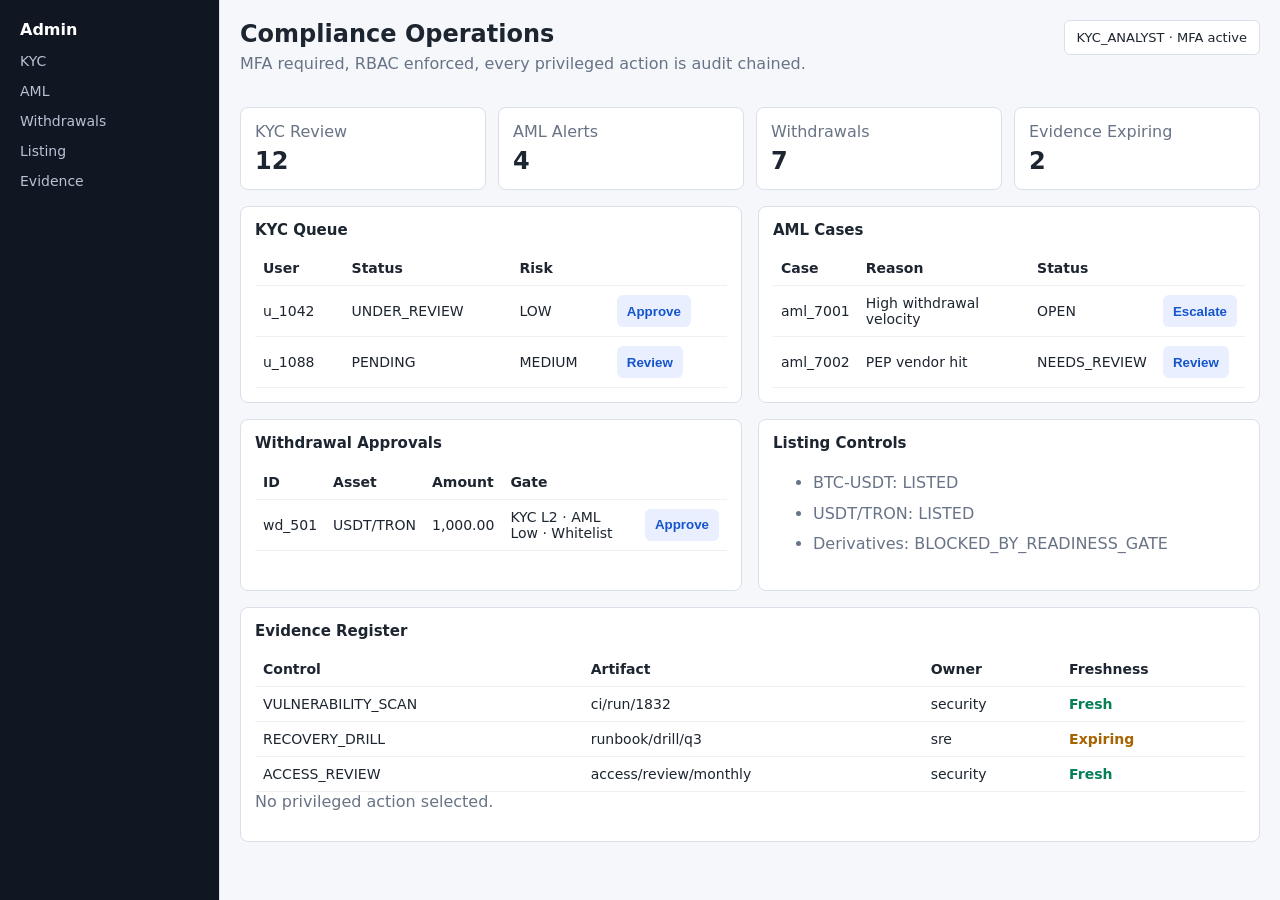
<file: apps/admin/index.html>
<!doctype html>
<html lang="en">
  <head>
    <meta charset="utf-8" />
    <meta name="viewport" content="width=device-width, initial-scale=1" />
    <title>Exchange Admin Console</title>
    <link rel="stylesheet" href="./styles.css" />
  </head>
  <body>
    <aside class="rail">
      <strong>Admin</strong>
      <a href="#kyc">KYC</a>
      <a href="#aml">AML</a>
      <a href="#withdrawals">Withdrawals</a>
      <a href="#listing">Listing</a>
      <a href="#evidence">Evidence</a>
    </aside>

    <main>
      <header class="header">
        <div>
          <h1>Compliance Operations</h1>
          <p>MFA required, RBAC enforced, every privileged action is audit chained.</p>
        </div>
        <div class="operator">KYC_ANALYST · MFA active</div>
      </header>

      <section class="metrics">
        <div><span>KYC Review</span><strong>12</strong></div>
        <div><span>AML Alerts</span><strong>4</strong></div>
        <div><span>Withdrawals</span><strong>7</strong></div>
        <div><span>Evidence Expiring</span><strong>2</strong></div>
      </section>

      <section class="grid">
        <div class="panel" id="kyc">
          <h2>KYC Queue</h2>
          <table>
            <thead><tr><th>User</th><th>Status</th><th>Risk</th><th></th></tr></thead>
            <tbody>
              <tr><td>u_1042</td><td>UNDER_REVIEW</td><td>LOW</td><td><button data-action="KYC_APPROVE">Approve</button></td></tr>
              <tr><td>u_1088</td><td>PENDING</td><td>MEDIUM</td><td><button data-action="KYC_REVIEW">Review</button></td></tr>
            </tbody>
          </table>
        </div>

        <div class="panel" id="aml">
          <h2>AML Cases</h2>
          <table>
            <thead><tr><th>Case</th><th>Reason</th><th>Status</th><th></th></tr></thead>
            <tbody>
              <tr><td>aml_7001</td><td>High withdrawal velocity</td><td>OPEN</td><td><button data-action="AML_ESCALATE">Escalate</button></td></tr>
              <tr><td>aml_7002</td><td>PEP vendor hit</td><td>NEEDS_REVIEW</td><td><button data-action="AML_REVIEW">Review</button></td></tr>
            </tbody>
          </table>
        </div>

        <div class="panel" id="withdrawals">
          <h2>Withdrawal Approvals</h2>
          <table>
            <thead><tr><th>ID</th><th>Asset</th><th>Amount</th><th>Gate</th><th></th></tr></thead>
            <tbody>
              <tr><td>wd_501</td><td>USDT/TRON</td><td>1,000.00</td><td>KYC L2 · AML Low · Whitelist</td><td><button data-action="WITHDRAWAL_APPROVE">Approve</button></td></tr>
            </tbody>
          </table>
        </div>

        <div class="panel" id="listing">
          <h2>Listing Controls</h2>
          <ul class="status">
            <li>BTC-USDT: LISTED</li>
            <li>USDT/TRON: LISTED</li>
            <li>Derivatives: BLOCKED_BY_READINESS_GATE</li>
          </ul>
        </div>

        <div class="panel wide" id="evidence">
          <h2>Evidence Register</h2>
          <table>
            <thead><tr><th>Control</th><th>Artifact</th><th>Owner</th><th>Freshness</th></tr></thead>
            <tbody>
              <tr><td>VULNERABILITY_SCAN</td><td>ci/run/1832</td><td>security</td><td class="ok">Fresh</td></tr>
              <tr><td>RECOVERY_DRILL</td><td>runbook/drill/q3</td><td>sre</td><td class="warn">Expiring</td></tr>
              <tr><td>ACCESS_REVIEW</td><td>access/review/monthly</td><td>security</td><td class="ok">Fresh</td></tr>
            </tbody>
          </table>
          <p id="audit-status">No privileged action selected.</p>
        </div>
      </section>
    </main>

    <script src="./app.js"></script>
  </body>
</html>
</file>
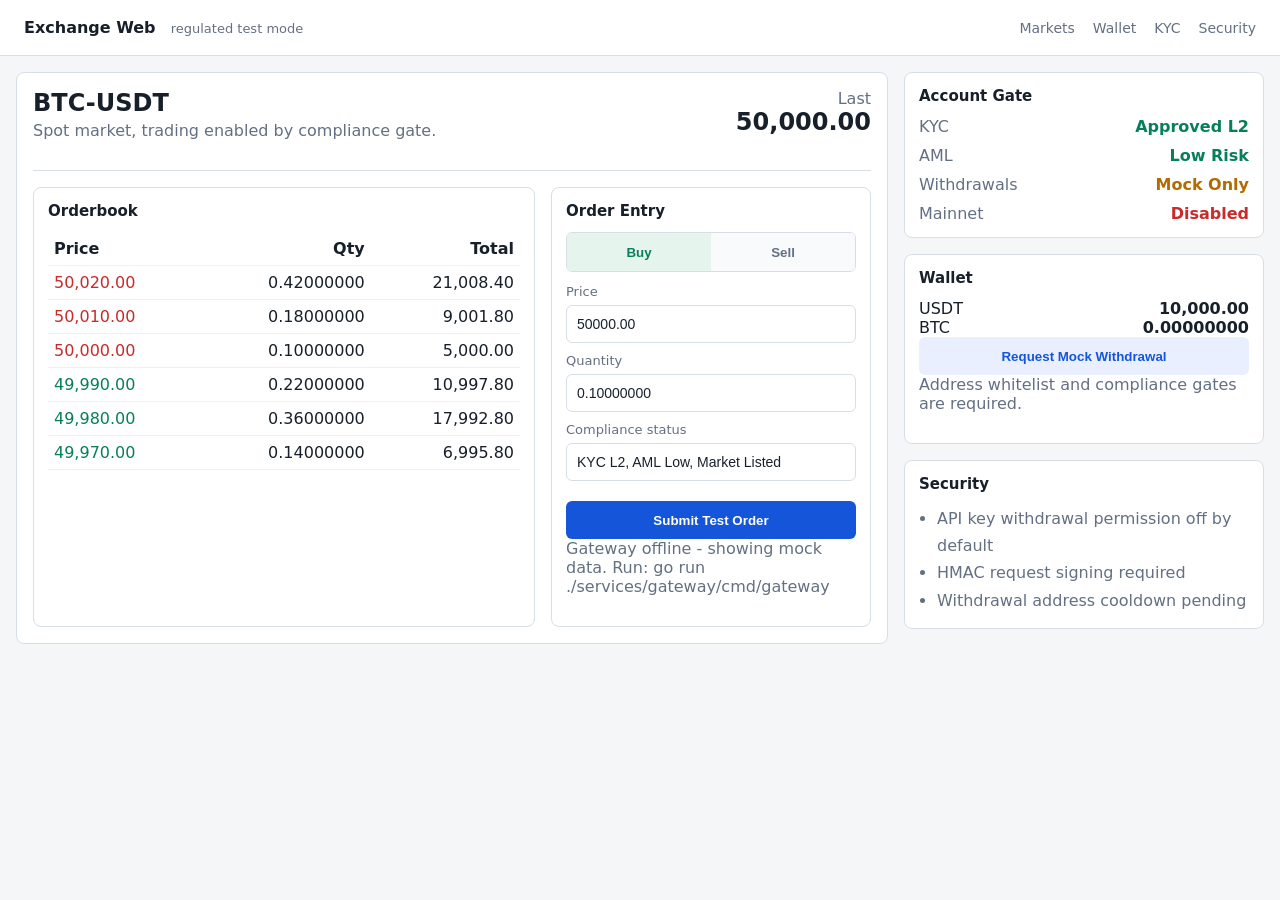
<file: apps/web/index.html>
<!doctype html>
<html lang="en">
  <head>
    <meta charset="utf-8" />
    <meta name="viewport" content="width=device-width, initial-scale=1" />
    <title>Exchange Web Console</title>
    <link rel="stylesheet" href="./styles.css" />
  </head>
  <body>
    <header class="topbar">
      <div>
        <strong>Exchange Web</strong>
        <span class="env">regulated test mode</span>
      </div>
      <nav>
        <a href="#markets">Markets</a>
        <a href="#wallet">Wallet</a>
        <a href="#kyc">KYC</a>
        <a href="#security">Security</a>
      </nav>
    </header>

    <main class="layout">
      <section class="market-panel" id="markets">
        <div class="panel-header">
          <div>
            <h1>BTC-USDT</h1>
            <p>Spot market, trading enabled by compliance gate.</p>
          </div>
          <div class="price-block">
            <span class="label">Last</span>
            <strong id="last-price">50,000.00</strong>
          </div>
        </div>

        <div class="trading-grid">
          <section class="orderbook">
            <h2>Orderbook</h2>
            <table>
              <thead>
                <tr><th>Price</th><th>Qty</th><th>Total</th></tr>
              </thead>
              <tbody id="asks"></tbody>
              <tbody id="bids"></tbody>
            </table>
          </section>

          <section class="ticket">
            <h2>Order Entry</h2>
            <div class="segmented" role="tablist" aria-label="side">
              <button class="active" id="buy-tab">Buy</button>
              <button id="sell-tab">Sell</button>
            </div>
            <label>
              Price
              <input id="price" value="50000.00" inputmode="decimal" />
            </label>
            <label>
              Quantity
              <input id="quantity" value="0.10000000" inputmode="decimal" />
            </label>
            <label>
              Compliance status
              <input value="KYC L2, AML Low, Market Listed" readonly />
            </label>
            <button class="primary" id="submit-order">Submit Test Order</button>
            <p class="notice" id="order-result">Orders are routed only in mock/test mode.</p>
          </section>
        </div>
      </section>

      <aside class="side-panel">
        <section id="kyc">
          <h2>Account Gate</h2>
          <dl class="status-list">
            <div><dt>KYC</dt><dd class="ok">Approved L2</dd></div>
            <div><dt>AML</dt><dd class="ok">Low Risk</dd></div>
            <div><dt>Withdrawals</dt><dd class="warn">Mock Only</dd></div>
            <div><dt>Mainnet</dt><dd class="blocked">Disabled</dd></div>
          </dl>
        </section>

        <section id="wallet">
          <h2>Wallet</h2>
          <div class="balance-row"><span>USDT</span><strong id="balance-usdt">10,000.00</strong></div>
          <div class="balance-row"><span>BTC</span><strong id="balance-btc">0.00000000</strong></div>
          <button id="withdraw" class="secondary">Request Mock Withdrawal</button>
          <p class="notice" id="wallet-result">Address whitelist and compliance gates are required.</p>
        </section>

        <section id="security">
          <h2>Security</h2>
          <ul class="checks">
            <li>API key withdrawal permission off by default</li>
            <li>HMAC request signing required</li>
            <li>Withdrawal address cooldown pending</li>
          </ul>
        </section>
      </aside>
    </main>

    <script src="./app.js"></script>
  </body>
</html>
</file>
<file: apps/admin/styles.css>
:root {
  font-family: Inter, ui-sans-serif, system-ui, -apple-system, BlinkMacSystemFont, "Segoe UI", sans-serif;
  --bg: #f5f7fb;
  --panel: #ffffff;
  --text: #1d2530;
  --muted: #687386;
  --line: #d9e0ea;
  --blue: #1555cc;
  --green: #087f5b;
  --amber: #a66400;
}

* {
  box-sizing: border-box;
}

body {
  margin: 0;
  min-height: 100vh;
  display: grid;
  grid-template-columns: 220px 1fr;
  color: var(--text);
  background: var(--bg);
}

.rail {
  padding: 20px;
  display: grid;
  gap: 14px;
  align-content: start;
  border-right: 1px solid var(--line);
  background: #101722;
  color: #fff;
}

.rail a {
  color: #b8c2d4;
  text-decoration: none;
  font-size: 14px;
}

main {
  padding: 20px;
}

.header {
  display: flex;
  justify-content: space-between;
  gap: 16px;
  align-items: flex-start;
  margin-bottom: 18px;
}

h1,
h2,
p {
  margin-top: 0;
}

h1 {
  font-size: 24px;
  margin-bottom: 6px;
}

h2 {
  font-size: 15px;
}

p,
span {
  color: var(--muted);
}

.operator {
  padding: 9px 12px;
  border: 1px solid var(--line);
  border-radius: 6px;
  background: var(--panel);
  font-size: 13px;
}

.metrics {
  display: grid;
  grid-template-columns: repeat(4, minmax(140px, 1fr));
  gap: 12px;
  margin-bottom: 16px;
}

.metrics div,
.panel {
  border: 1px solid var(--line);
  border-radius: 8px;
  background: var(--panel);
}

.metrics div {
  padding: 14px;
}

.metrics strong {
  display: block;
  margin-top: 6px;
  font-size: 24px;
}

.grid {
  display: grid;
  grid-template-columns: repeat(2, minmax(320px, 1fr));
  gap: 16px;
}

.panel {
  padding: 14px;
}

.wide {
  grid-column: 1 / -1;
}

table {
  width: 100%;
  border-collapse: collapse;
  font-size: 14px;
}

th,
td {
  padding: 9px 8px;
  border-bottom: 1px solid #edf1f6;
  text-align: left;
}

button {
  min-height: 32px;
  padding: 0 10px;
  border: 0;
  border-radius: 6px;
  background: #e9efff;
  color: var(--blue);
  font-weight: 650;
  cursor: pointer;
}

.status {
  line-height: 1.9;
  color: var(--muted);
}

.ok {
  color: var(--green);
  font-weight: 650;
}

.warn {
  color: var(--amber);
  font-weight: 650;
}

@media (max-width: 960px) {
  body {
    grid-template-columns: 1fr;
  }

  .rail {
    grid-template-columns: repeat(6, auto);
    overflow-x: auto;
  }

  .metrics,
  .grid {
    grid-template-columns: 1fr;
  }
}
</file>
<file: apps/web/styles.css>
:root {
  color-scheme: light;
  font-family: Inter, ui-sans-serif, system-ui, -apple-system, BlinkMacSystemFont, "Segoe UI", sans-serif;
  --bg: #f4f6f8;
  --panel: #ffffff;
  --line: #d8dee8;
  --text: #17202a;
  --muted: #637083;
  --green: #087f5b;
  --red: #c92a2a;
  --amber: #b36b00;
  --blue: #1455d9;
}

* {
  box-sizing: border-box;
}

body {
  margin: 0;
  background: var(--bg);
  color: var(--text);
}

.topbar {
  height: 56px;
  display: flex;
  align-items: center;
  justify-content: space-between;
  padding: 0 24px;
  border-bottom: 1px solid var(--line);
  background: var(--panel);
}

.topbar nav {
  display: flex;
  gap: 18px;
}

a {
  color: var(--muted);
  text-decoration: none;
  font-size: 14px;
}

.env {
  margin-left: 10px;
  color: var(--muted);
  font-size: 13px;
}

.layout {
  display: grid;
  grid-template-columns: minmax(0, 1fr) 360px;
  gap: 16px;
  padding: 16px;
}

.market-panel,
.side-panel section,
.orderbook,
.ticket {
  background: var(--panel);
  border: 1px solid var(--line);
  border-radius: 8px;
}

.market-panel {
  padding: 16px;
}

.panel-header {
  display: flex;
  justify-content: space-between;
  gap: 16px;
  border-bottom: 1px solid var(--line);
  padding-bottom: 14px;
}

h1,
h2,
p {
  margin-top: 0;
}

h1 {
  font-size: 24px;
  margin-bottom: 4px;
}

h2 {
  font-size: 15px;
  margin-bottom: 12px;
}

p,
.label,
.notice,
dt {
  color: var(--muted);
}

.price-block {
  text-align: right;
}

.price-block strong {
  display: block;
  font-size: 24px;
}

.trading-grid {
  display: grid;
  grid-template-columns: minmax(360px, 1fr) 320px;
  gap: 16px;
  margin-top: 16px;
}

.orderbook,
.ticket,
.side-panel section {
  padding: 14px;
}

table {
  width: 100%;
  border-collapse: collapse;
  font-variant-numeric: tabular-nums;
}

th,
td {
  padding: 7px 6px;
  text-align: right;
  border-bottom: 1px solid #edf0f4;
}

th:first-child,
td:first-child {
  text-align: left;
}

.ask td:first-child {
  color: var(--red);
}

.bid td:first-child {
  color: var(--green);
}

.segmented {
  display: grid;
  grid-template-columns: 1fr 1fr;
  border: 1px solid var(--line);
  border-radius: 6px;
  overflow: hidden;
  margin-bottom: 12px;
}

.segmented button,
.secondary,
.primary {
  min-height: 38px;
  border: 0;
  font-weight: 650;
  cursor: pointer;
}

.segmented button {
  background: #f8fafc;
  color: var(--muted);
}

.segmented .active {
  background: #e6f4ee;
  color: var(--green);
}

label {
  display: grid;
  gap: 6px;
  margin: 10px 0;
  font-size: 13px;
  color: var(--muted);
}

input {
  height: 38px;
  border: 1px solid var(--line);
  border-radius: 6px;
  padding: 0 10px;
  font-size: 14px;
  color: var(--text);
  background: #fff;
}

.primary {
  width: 100%;
  margin-top: 10px;
  border-radius: 6px;
  color: #fff;
  background: var(--blue);
}

.secondary {
  width: 100%;
  border-radius: 6px;
  color: var(--blue);
  background: #e9efff;
}

.side-panel {
  display: grid;
  gap: 16px;
  align-content: start;
}

.status-list {
  display: grid;
  gap: 10px;
  margin: 0;
}

.status-list div,
.balance-row {
  display: flex;
  justify-content: space-between;
  gap: 16px;
}

dd {
  margin: 0;
  font-weight: 650;
}

.ok {
  color: var(--green);
}

.warn {
  color: var(--amber);
}

.blocked {
  color: var(--red);
}

.checks {
  margin: 0;
  padding-left: 18px;
  color: var(--muted);
  line-height: 1.7;
}

@media (max-width: 980px) {
  .layout,
  .trading-grid {
    grid-template-columns: 1fr;
  }

  .topbar {
    height: auto;
    align-items: flex-start;
    gap: 10px;
    flex-direction: column;
    padding: 14px 16px;
  }
}
</file>
